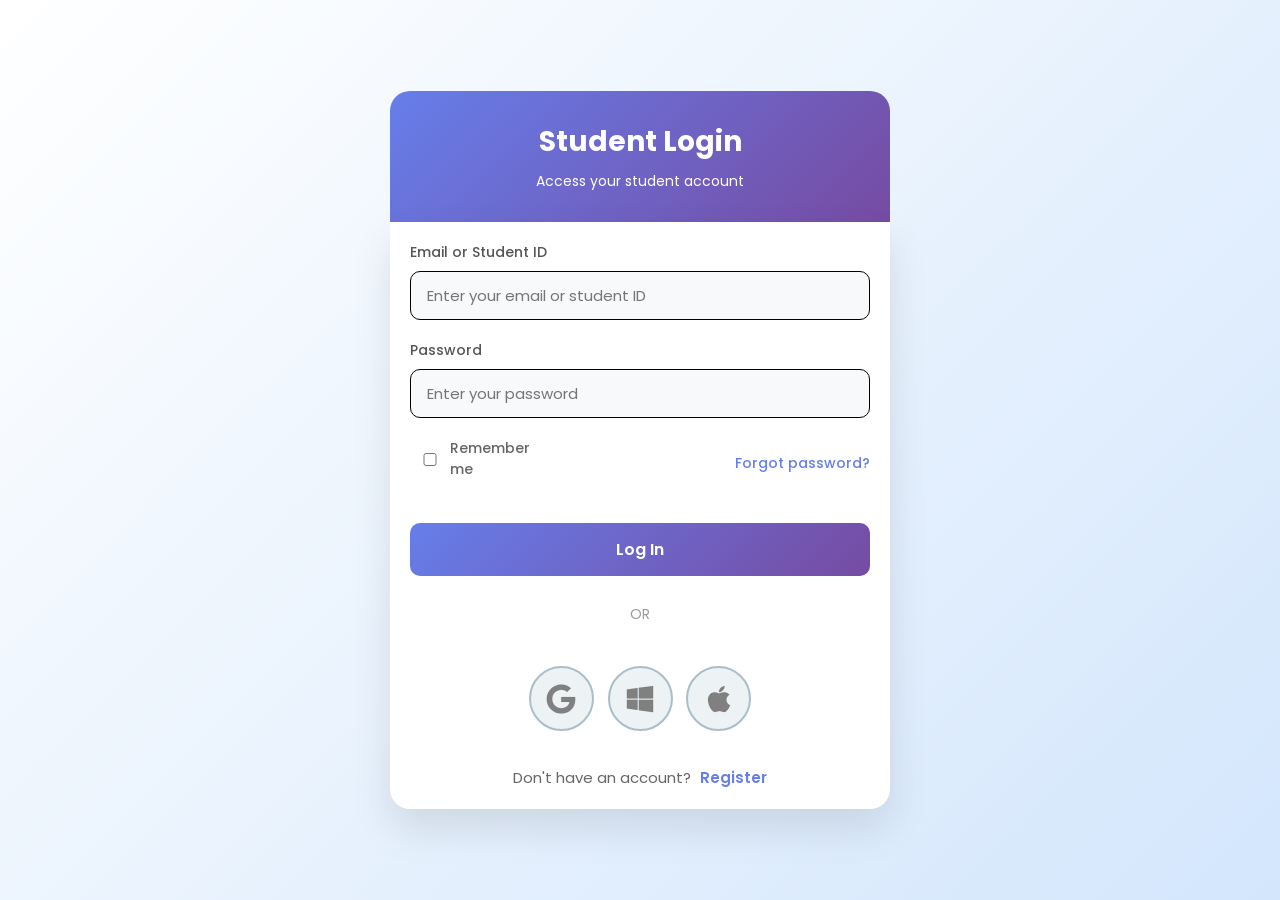
<file: index.html>
<!DOCTYPE html>
<html lang="ru">
<head>
    <meta charset="UTF-8">
    <meta name="viewport" content="width=device-width, initial-scale=1.0">
    <title>Вход в систему - Student Portal</title>
    <link rel="stylesheet" href="styles.css">
    <link rel="preconnect" href="https://fonts.googleapis.com">
    <link rel="preconnect" href="https://fonts.gstatic.com" crossorigin>
    <link href="https://fonts.googleapis.com/css2?family=Poppins:ital,wght@0,100;0,200;0,300;0,400;0,500;0,600;0,700;0,800;0,900;1,100;1,200;1,300;1,400;1,500;1,600;1,700;1,800;1,900&display=swap" rel="stylesheet">
</head>
<body>
    <div class="container">
        <div class="header">
            <h1>Student Login</h1>
            <p class="subtitle">Access your student account</p>
        </div>
        <div class="login-card">
            <form class="login-form">
                <div class="form-group">
                    <label for="email">Email or Student ID</label>
                    <input type="text" id="email" name="email" placeholder="Enter your email or student ID" required>
                </div>
                
                <div class="form-group">
                    <label for="password">Password</label>
                    <input type="password" id="password" name="password" placeholder="Enter your password" required>
                </div>
                
                <div class="form-options">
                    <label class="checkbox-container">
                        <input type="checkbox" name="remember">
                        <span class="checkmark">Remember me</span>
                    </label>
                    <a href="#" class="forgot-link">Forgot password?</a>
                </div>
                
                <button type="submit" class="login-btn">Log In</button>
            </form>
            
            <div class="divider">
                <span>OR</span>
            </div>

        <section>
            <div class="icons">
                <div class="icon">
                    <svg stroke="currentColor" fill="gray" viewBox="0 0 488 512" height="30px"
                        width="30px" xmlns="http://www.w3.org/2000/svg">
                        <path
                            d="M488 261.8C488 403.3 391.1 504 248 504 110.8 504 0 393.2 0 256S110.8 8 248 8c66.8 0 123 24.5 166.3 64.9l-67.5 64.9C258.5 52.6 94.3 116.6 94.3 256c0 86.5 69.1 156.6 153.7 156.6 98.2 0 135-70.4 140.8-106.9H248v-85.3h236.1c2.3 12.7 3.9 24.9 3.9 41.4z">
                        </path>
                    </svg>
                </div>
                <div class="icon">
                    <svg stroke="currentColor" fill="gray" viewBox="0 0 448 512" height="30px"
                        width="30px" xmlns="http://www.w3.org/2000/svg">
                        <path
                            d="M0 93.7l183.6-25.3v177.4H0V93.7zm0 324.6l183.6 25.3V268.4H0v149.9zm203.8 28L448 480V268.4H203.8v177.9zm0-380.6v180.1H448V32L203.8 65.7z">
                        </path>
                    </svg>
                </div>
                <div class="icon">
                    <svg stroke="currentColor" fill="gray" viewBox="0 0 384 512" height="30px"
                        width="30px" xmlns="http://www.w3.org/2000/svg">
                        <path
                            d="M318.7 268.7c-.2-36.7 16.4-64.4 50-84.8-18.8-26.9-47.2-41.7-84.7-44.6-35.5-2.8-74.3 20.7-88.5 20.7-15 0-49.4-19.7-76.4-19.7C63.3 141.2 4 184.8 4 273.5q0 39.3 14.4 81.2c12.8 36.7 59 126.7 107.2 125.2 25.2-.6 43-17.9 75.8-17.9 31.8 0 48.3 17.9 76.4 17.9 48.6-.7 90.4-82.5 102.6-119.3-65.2-30.7-61.7-90-61.7-91.9zm-56.6-164.2c27.3-32.4 24.8-61.9 24-72.5-24.1 1.4-52 16.4-67.9 34.9-17.5 19.8-27.8 44.3-25.6 71.9 26.1 2 49.9-11.4 69.5-34.3z">
                        </path>
                    </svg>
                </div> 
            </div>
        </section>
            <div class="register-link">
                <p>Don't have an account? <a href="register.html">Register</a></p>
            </div>
        </div>
    </div>
</body>
</html>
</file>
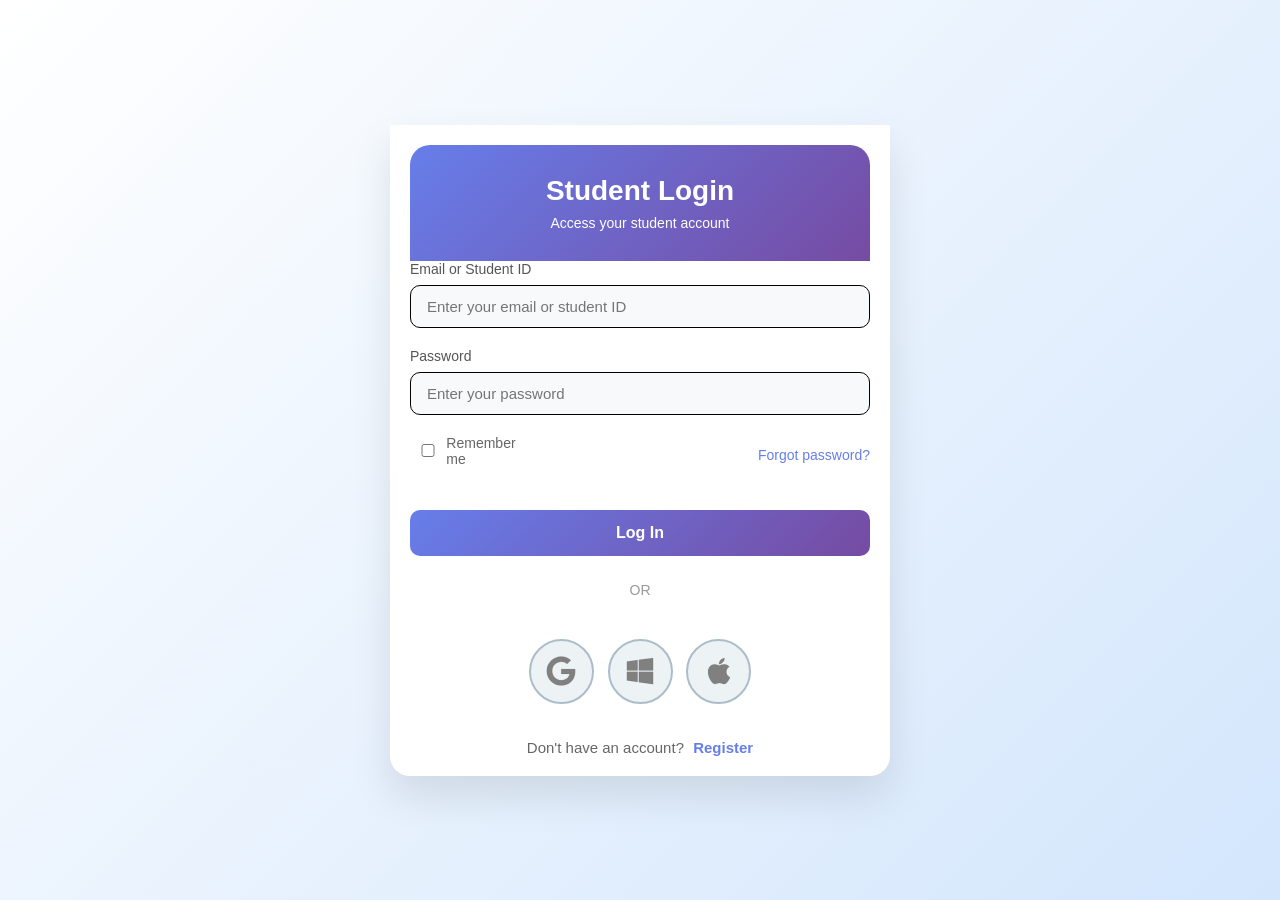
<file: login.html>
<!DOCTYPE html>
<html lang="ru">
<head>
    <meta charset="UTF-8">
    <meta name="viewport" content="width=device-width, initial-scale=1.0">
    <title>Вход в систему - Student Portal</title>
    <link rel="stylesheet" href="styles.css">
</head>
<body>
    <div class="container">
        <div class="login-card">
            <div class="header">
                <h1>Student Login</h1>
                <p class="subtitle">Access your student account</p>
            </div>
            
            <form class="login-form">
                <div class="form-group">
                    <label for="email">Email or Student ID</label>
                    <input type="text" id="email" name="email" placeholder="Enter your email or student ID" required>
                </div>
                
                <div class="form-group">
                    <label for="password">Password</label>
                    <input type="password" id="password" name="password" placeholder="Enter your password" required>
                </div>
                
                <div class="form-options">
                    <label class="checkbox-container">
                        <input type="checkbox" name="remember">
                        <span class="checkmark"></span>
                        Remember me
                    </label>
                    <a href="#" class="forgot-link">Forgot password?</a>
                </div>
                
                <button type="submit" class="login-btn">Log In</button>
            </form>
            
            <div class="divider">
                <span>OR</span>
            </div>

        <section>
            <div class="icons">
                <div class="icon">
                    <svg stroke="currentColor" fill="gray" viewBox="0 0 488 512" height="30px"
                        width="30px" xmlns="http://www.w3.org/2000/svg">
                        <path
                            d="M488 261.8C488 403.3 391.1 504 248 504 110.8 504 0 393.2 0 256S110.8 8 248 8c66.8 0 123 24.5 166.3 64.9l-67.5 64.9C258.5 52.6 94.3 116.6 94.3 256c0 86.5 69.1 156.6 153.7 156.6 98.2 0 135-70.4 140.8-106.9H248v-85.3h236.1c2.3 12.7 3.9 24.9 3.9 41.4z">
                        </path>
                    </svg>
                </div>
                <div class="icon">
                    <svg stroke="currentColor" fill="gray" viewBox="0 0 448 512" height="30px"
                        width="30px" xmlns="http://www.w3.org/2000/svg">
                        <path
                            d="M0 93.7l183.6-25.3v177.4H0V93.7zm0 324.6l183.6 25.3V268.4H0v149.9zm203.8 28L448 480V268.4H203.8v177.9zm0-380.6v180.1H448V32L203.8 65.7z">
                        </path>
                    </svg>
                </div>
                <div class="icon">
                    <svg stroke="currentColor" fill="gray" viewBox="0 0 384 512" height="30px"
                        width="30px" xmlns="http://www.w3.org/2000/svg">
                        <path
                            d="M318.7 268.7c-.2-36.7 16.4-64.4 50-84.8-18.8-26.9-47.2-41.7-84.7-44.6-35.5-2.8-74.3 20.7-88.5 20.7-15 0-49.4-19.7-76.4-19.7C63.3 141.2 4 184.8 4 273.5q0 39.3 14.4 81.2c12.8 36.7 59 126.7 107.2 125.2 25.2-.6 43-17.9 75.8-17.9 31.8 0 48.3 17.9 76.4 17.9 48.6-.7 90.4-82.5 102.6-119.3-65.2-30.7-61.7-90-61.7-91.9zm-56.6-164.2c27.3-32.4 24.8-61.9 24-72.5-24.1 1.4-52 16.4-67.9 34.9-17.5 19.8-27.8 44.3-25.6 71.9 26.1 2 49.9-11.4 69.5-34.3z">
                        </path>
                    </svg>
                </div> 
            </div>
        </section>
            <div class="register-link">
                <p>Don't have an account? <a href="register.html">Register</a></p>
            </div>
        </div>
    </div>
</body>
</html>
</file>
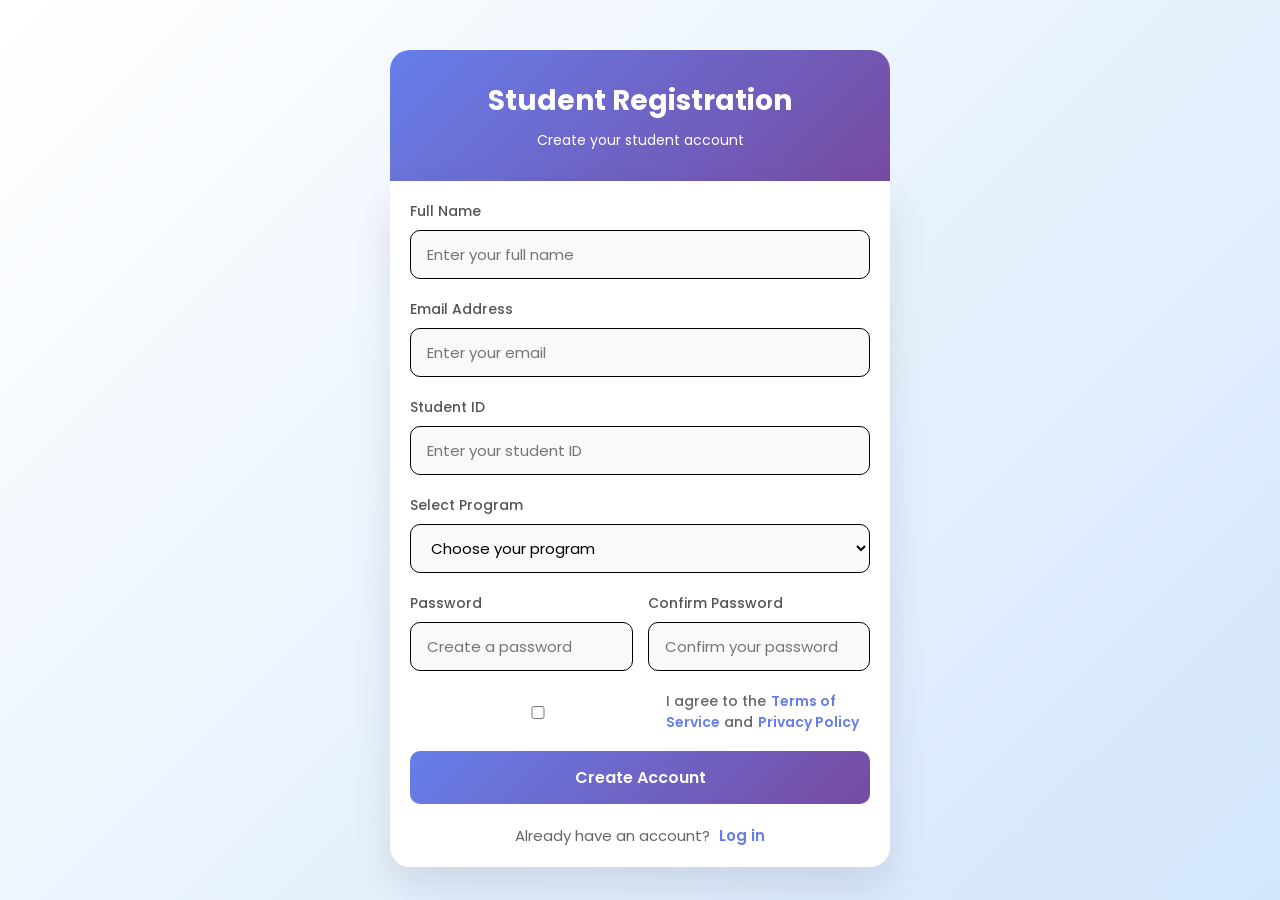
<file: register.html>
<!DOCTYPE html>
<html lang="ru">
<head>
    <meta charset="UTF-8">
    <meta name="viewport" content="width=device-width, initial-scale=1.0">
    <title>Регистрация студента - Student Portal</title>
    <link rel="stylesheet" href="styles.css">
    <link rel="preconnect" href="https://fonts.googleapis.com">
    <link rel="preconnect" href="https://fonts.gstatic.com" crossorigin>
    <link href="https://fonts.googleapis.com/css2?family=Poppins:ital,wght@0,100;0,200;0,300;0,400;0,500;0,600;0,700;0,800;0,900;1,100;1,200;1,300;1,400;1,500;1,600;1,700;1,800;1,900&display=swap" rel="stylesheet">
</head>
<body>
    <div class="container">
        <div class="header">
            <h1>Student Registration</h1>
            <p class="subtitle">Create your student account</p>
        </div>
        <div class="register-card">
            <form class="register-form">
                <div class="form-group">
                    <label for="fullname">Full Name</label>
                    <input type="text" id="fullname" name="fullname" placeholder="Enter your full name" required>
                </div>
                
                <div class="form-group">
                    <label for="email">Email Address</label>
                    <input type="email" id="email" name="email" placeholder="Enter your email" required>
                </div>
                
                <div class="form-group">
                    <label for="student-id">Student ID</label>
                    <input type="text" id="student-id" name="student-id" placeholder="Enter your student ID" required>
                </div>
                
                <div class="form-group">
                    <label for="program">Select Program</label>
                    <select id="program" name="program" required>
                        <option value="" disabled selected>Choose your program</option>
                        <option value="computer-science">Computer Science</option>
                        <option value="engineering">Engineering</option>
                        <option value="business">Business Administration</option>
                        <option value="medicine">Medicine</option>
                        <option value="arts">Arts & Humanities</option>
                        <option value="science">Natural Sciences</option>
                    </select>
                </div>
                
                <div class="form-row">
                    <div class="form-group half">
                        <label for="password">Password</label>
                        <input type="password" id="password" name="password" placeholder="Create a password" required>
                    </div>
                    
                    <div class="form-group half">
                        <label for="confirm-password">Confirm Password</label>
                        <input type="password" id="confirm-password" name="confirm-password" placeholder="Confirm your password" required>
                    </div>
                </div>
                
                <div class="terms-container">
                    <label class="checkbox-container">
                        <input type="checkbox" name="terms" required>
                        <span class="checkmark">I agree to the<a href="#">Terms of Service</a> and<a href="#">Privacy Policy</a></span>
                    </label>
                </div>
                
                <button type="submit" class="register-btn">Create Account</button>
            </form>
            
            <div class="login-link">
                <p>Already have an account? <a href="index.html">Log in</a></p>
            </div>
        </div>
    </div>
</body>
</html>
</file>
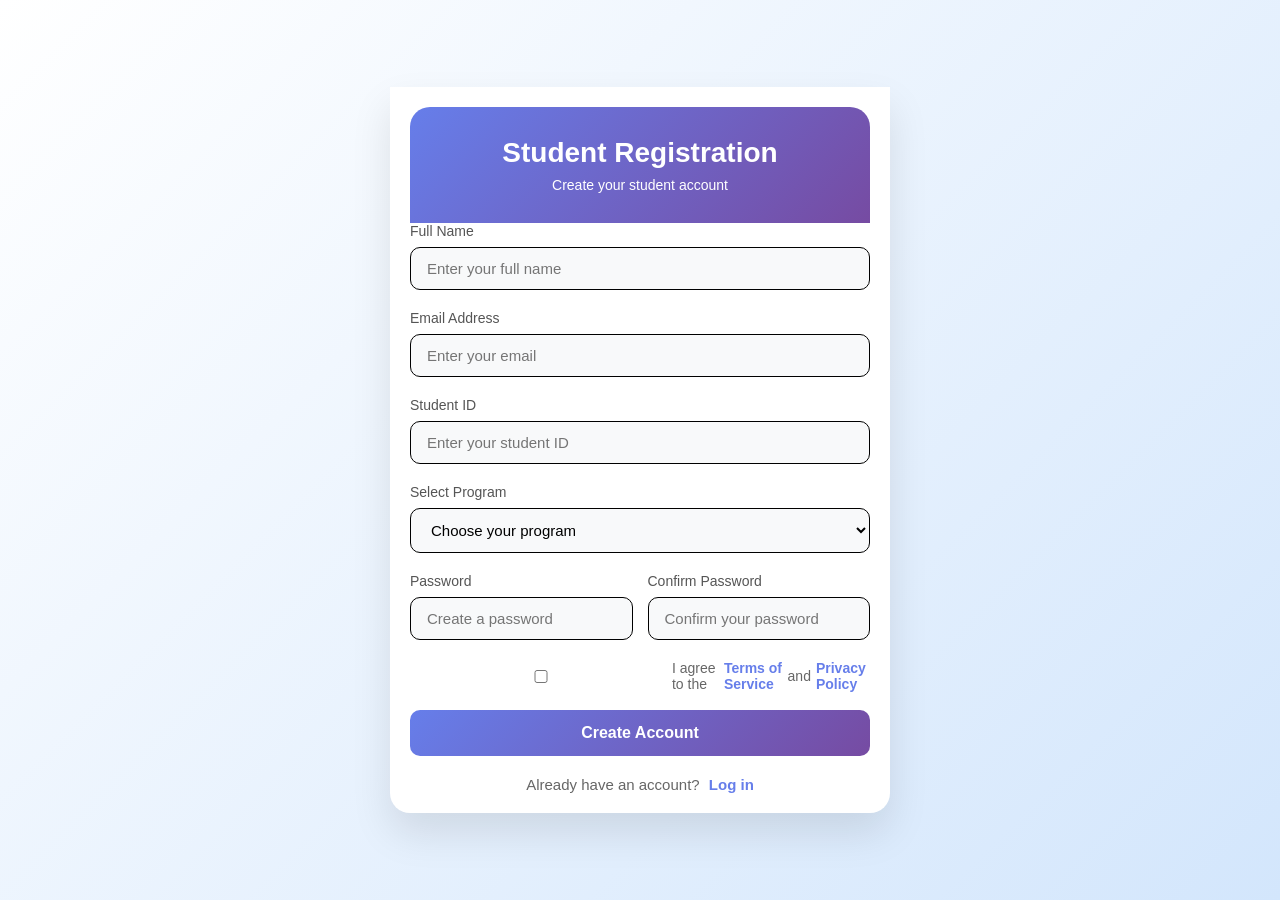
<file: registration.html>
<!DOCTYPE html>
<html lang="ru">
<head>
    <meta charset="UTF-8">
    <meta name="viewport" content="width=device-width, initial-scale=1.0">
    <title>Регистрация студента - Student Portal</title>
    <link rel="stylesheet" href="styles.css">
</head>
<body>
    <div class="container">
        <div class="register-card">
            <div class="header">
                <h1>Student Registration</h1>
                <p class="subtitle">Create your student account</p>
            </div>
            
            <form class="register-form">
                <div class="form-group">
                    <label for="fullname">Full Name</label>
                    <input type="text" id="fullname" name="fullname" placeholder="Enter your full name" required>
                </div>
                
                <div class="form-group">
                    <label for="email">Email Address</label>
                    <input type="email" id="email" name="email" placeholder="Enter your email" required>
                </div>
                
                <div class="form-group">
                    <label for="student-id">Student ID</label>
                    <input type="text" id="student-id" name="student-id" placeholder="Enter your student ID" required>
                </div>
                
                <div class="form-group">
                    <label for="program">Select Program</label>
                    <select id="program" name="program" required>
                        <option value="" disabled selected>Choose your program</option>
                        <option value="computer-science">Computer Science</option>
                        <option value="engineering">Engineering</option>
                        <option value="business">Business Administration</option>
                        <option value="medicine">Medicine</option>
                        <option value="arts">Arts & Humanities</option>
                        <option value="science">Natural Sciences</option>
                    </select>
                </div>
                
                <div class="form-row">
                    <div class="form-group half">
                        <label for="password">Password</label>
                        <input type="password" id="password" name="password" placeholder="Create a password" required>
                    </div>
                    
                    <div class="form-group half">
                        <label for="confirm-password">Confirm Password</label>
                        <input type="password" id="confirm-password" name="confirm-password" placeholder="Confirm your password" required>
                    </div>
                </div>
                
                <div class="terms-container">
                    <label class="checkbox-container">
                        <input type="checkbox" name="terms" required>
                        <span class="checkmark"></span>
                        I agree to the <a href="#">Terms of Service</a> and <a href="#">Privacy Policy</a>
                    </label>
                </div>
                
                <button type="submit" class="register-btn">Create Account</button>
            </form>
            
            <div class="login-link">
                <p>Already have an account? <a href="login.html">Log in</a></p>
            </div>
        </div>
    </div>
</body>
</html>
</file>
<file: styles.css>
* {
    margin: 0;
    padding: 0;
    box-sizing: border-box;
    font-family: 'Poppins', Arial, sans-serif;
}

body {
    display: flex;
    align-items: center;
    justify-content: center;
    background: linear-gradient(135deg, #ffffff 0%, #d3e6fc 100%);
    min-height: 100vh;
    padding: 20px;
}

.container {
    width: 100%;
    height: 100%;
    max-width: 500px;
    max-height: 800px;
    margin: 0 auto;
}

.login-card, .register-card {
    background: white;
    border-bottom-left-radius: 20px;
    border-bottom-right-radius: 20px;
    box-shadow: 0 20px 40px rgba(0, 0, 0, 0.1);
    padding: 20px;
    width: 100%;
}

.header {
    text-align: center;
    background: linear-gradient(135deg, #667eea 0%, #764ba2 100%);
    border-top-left-radius: 20px;
    border-top-right-radius: 20px;
    padding: 30px;
}

h1 {
    font-size: 28px;
    font-weight: 700;
    color: #ffffff;
    margin-bottom: 8px;
}

.subtitle {
    color: #ffffff;
    font-size: 14px;
}

.form-group {
    margin-bottom: 20px;
}

.form-row {
    display: flex;
    gap: 15px;
    margin-bottom: 20px;
}

.form-group.half {
    flex: 1;
    margin-bottom: 0;
}

label {
    display: block;
    margin-bottom: 8px;
    font-weight: 500;
    color: #555;
    font-size: 14px;
}

input, select {
    width: 100%;
    padding: 12px 16px;
    border: 2px solid #e0e0e0;
    border-radius: 10px;
    font-size: 15px;
    transition: all 0.3s ease;
    background: #f8f9fa;
    color: #000000;
    border: 1px solid #000000;
}

input:focus, select:focus {
    outline: none;
    border: 2px solid #3686ff;
    box-shadow: 0 0 5px rgba(0, 123, 255, 0.5);
}

.checkbox-container {
    display: flex;
    align-items: center;
    position: relative;
    cursor: pointer;
    font-size: 14px;
    color: #666;
    user-select: none;
}

.checkbox-container a {
    color: #667eea;
    text-decoration: none;
    font-weight: 600;
    margin-left: 5px;
    transition: color 0.3s ease;
}

.form-options {
    display: flex;
    justify-content: space-between;
    align-items: center;
    margin-bottom: 25px;
}

.forgot-link {
    color: #667eea;
    text-decoration: none;
    font-size: 14px;
    font-weight: 500;
    transition: color 0.3s ease;
}

.login-btn, .register-btn {
    width: 100%;
    padding: 14px;
    background: linear-gradient(135deg, #667eea 0%, #764ba2 100%);
    color: white;
    border: none;
    border-radius: 10px;
    font-size: 16px;
    font-weight: 600;
    transition: all 0.3s ease;
    margin-top: 10px;
}

.login-btn:hover, .register-btn:hover {
    transform: translateY(-2px);
    box-shadow: 0 10px 20px rgba(102, 126, 234, 0.2);
}

.divider {
    text-align: center;
    margin: 25px 0;
    position: relative;
}

.divider span {
    background: white;
    padding: 0 15px;
    color: #999;
    font-size: 14px;
    position: relative;
    z-index: 2;
}

.icon {
    display: flex;
    border-radius: 100%;
    width: 65px;
    height: 65px;
    background-color: rgb(237, 242, 245);
    justify-content: center;
    align-items: center;
    border: rgb(171, 189, 201) solid 2px;
}

.icons {
    display: flex;
    justify-content: center;
    align-items: center;
    padding: 15px 0px;
    gap: 3%;
}

.register-link, .login-link {
    text-align: center;
    margin-top: 20px;
    color: #666;
    font-size: 15px;
}

.register-link a, .login-link a {
    color: #667eea;
    text-decoration: none;
    font-weight: 600;
    margin-left: 5px;
    transition: color 0.3s ease;
}

a {
    text-decoration: none;
}

a:hover {
    text-decoration: underline;
}
</file>
